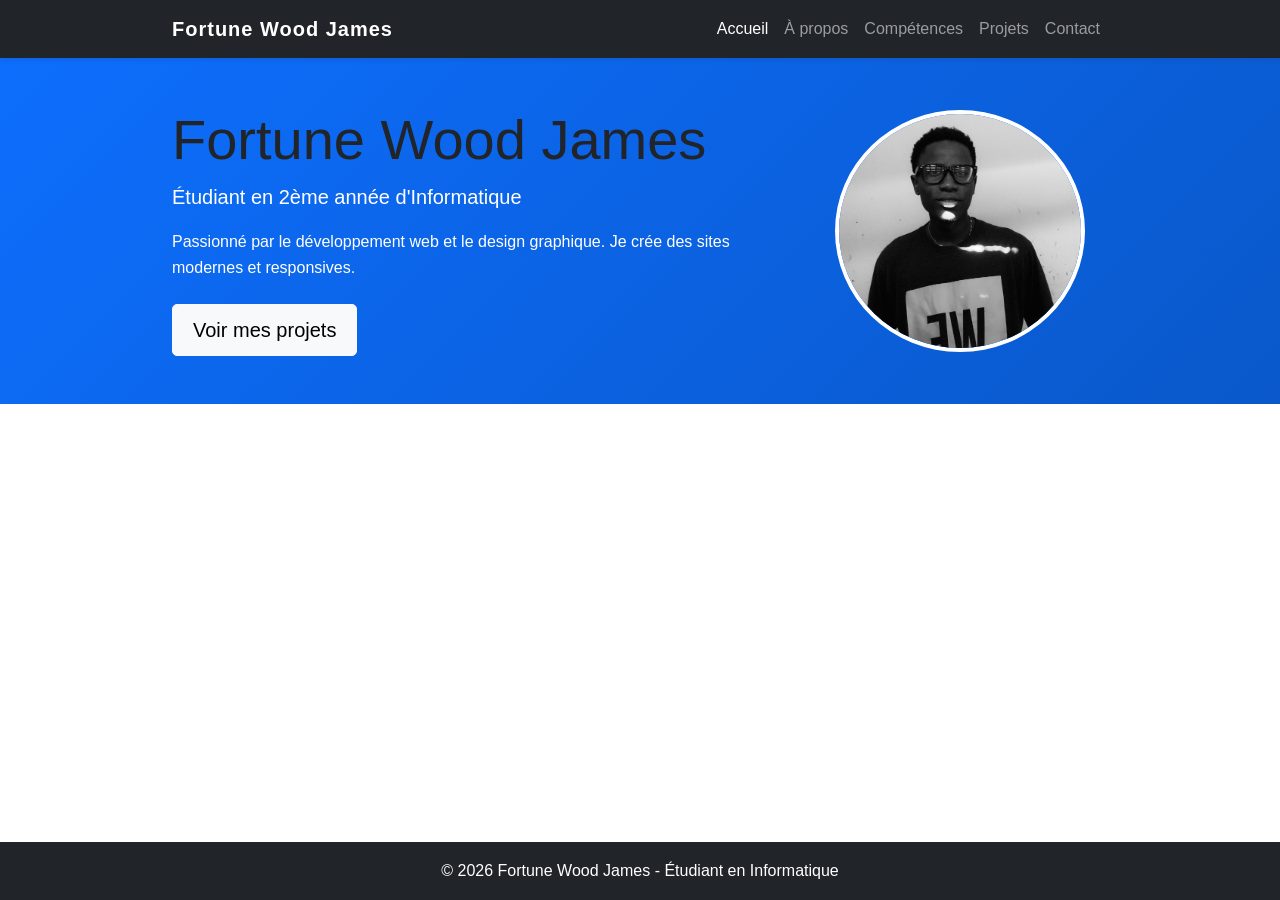
<file: Solo/index.html>
<!DOCTYPE html>
<html lang="fr">
<head>
    <meta charset="UTF-8">
    <meta name="viewport" content="width=device-width, initial-scale=1.0">
    <title>Fortune Wood James - Portfolio</title>
    
    <link href="https://cdn.jsdelivr.net/npm/bootstrap@5.3.0/dist/css/bootstrap.min.css" rel="stylesheet">
    
    <link rel="stylesheet" href="https://cdn.jsdelivr.net/npm/bootstrap-icons@1.11.0/font/bootstrap-icons.css">
   
    <link rel="stylesheet" href="css/style.css">
</head>
<body>

   
    <nav class="navbar navbar-expand-lg navbar-dark bg-dark">
        <div class="container">
            <a class="navbar-brand" href="index.html">Fortune Wood James</a>
            <button class="navbar-toggler" type="button" data-bs-toggle="collapse" data-bs-target="#navbarNav">
                <span class="navbar-toggler-icon"></span>
            </button>
            <div class="collapse navbar-collapse" id="navbarNav">
                <ul class="navbar-nav ms-auto">
                    <li class="nav-item">
                        <a class="nav-link active" href="index.html">Accueil</a>
                    </li>
                    <li class="nav-item">
                        <a class="nav-link" href="about.html">À propos</a>
                    </li>
                    <li class="nav-item">
                        <a class="nav-link" href="competences.html">Compétences</a>
                    </li>
                    <li class="nav-item">
                        <a class="nav-link" href="projets.html">Projets</a>
                    </li>
                    <li class="nav-item">
                        <a class="nav-link" href="contact.html">Contact</a>
                    </li>
                </ul>
            </div>
        </div>
    </nav>

     
    <header class="bg-primary text-white py-5">
        <div class="container">
            <div class="row align-items-center">
                <div class="col-md-8">
                    <h1 class="display-4">Fortune Wood James</h1>
                    <p class="lead">Étudiant en 2ème année d'Informatique</p>
                    <p class="mb-4">Passionné par le développement web et le design graphique. Je crée des sites modernes et responsives.</p>
                    <a href="projets.html" class="btn btn-light btn-lg">Voir mes projets</a>
                </div>
                <div class="col-md-4 text-center">
                    <img src="PROFILE.jpeg" alt="Photo de Fortune James" class="img-fluid rounded-circle border border-4 border-white" width="250">
                </div>
            </div>
        </div>
    </header>

     
    <footer class="bg-dark text-white text-center py-3">
        <p class="mb-0">© 2026 Fortune Wood James - Étudiant en Informatique</p>
    </footer>

    <script src="https://cdn.jsdelivr.net/npm/bootstrap@5.3.0/dist/js/bootstrap.bundle.min.js"></script>
</body>
</html>
</file>
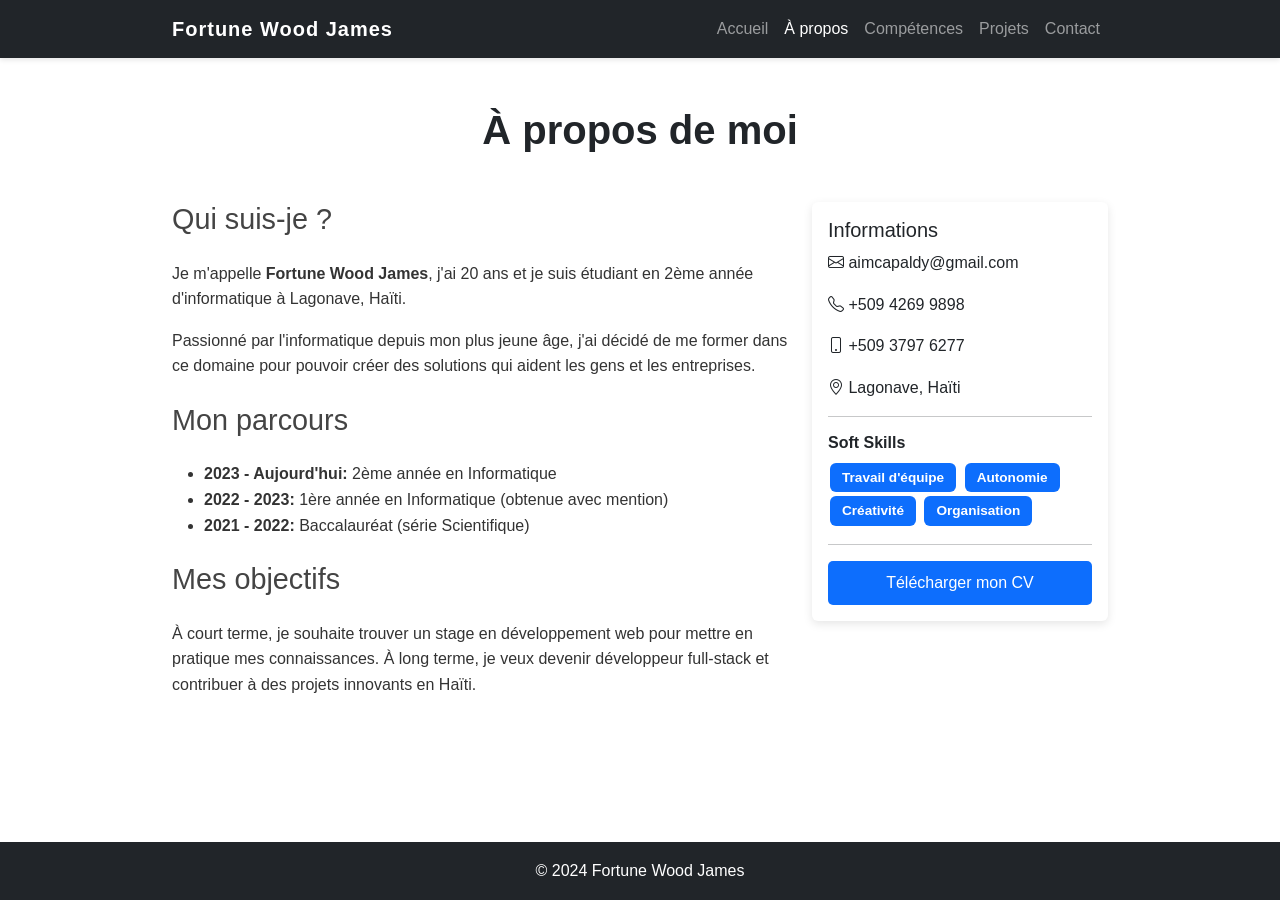
<file: Solo/about.html>
<!DOCTYPE html>
<html lang="fr">
<head>
    <meta charset="UTF-8">
    <meta name="viewport" content="width=device-width, initial-scale=1.0">
    <title>À propos - Fortune Wood James</title>
    
    <link href="https://cdn.jsdelivr.net/npm/bootstrap@5.3.0/dist/css/bootstrap.min.css" rel="stylesheet">
    <link rel="stylesheet" href="https://cdn.jsdelivr.net/npm/bootstrap-icons@1.11.0/font/bootstrap-icons.css">
    <link rel="stylesheet" href="css/style.css">
</head>
<body>

    <nav class="navbar navbar-expand-lg navbar-dark bg-dark">
        <div class="container">
            <a class="navbar-brand" href="index.html">Fortune Wood James</a>
            <button class="navbar-toggler" type="button" data-bs-toggle="collapse" data-bs-target="#navbarNav">
                <span class="navbar-toggler-icon"></span>
            </button>
            <div class="collapse navbar-collapse" id="navbarNav">
                <ul class="navbar-nav ms-auto">
                    <li class="nav-item">
                        <a class="nav-link" href="index.html">Accueil</a>
                    </li>
                    <li class="nav-item">
                        <a class="nav-link active" href="about.html">À propos</a>
                    </li>
                    <li class="nav-item">
                        <a class="nav-link" href="competences.html">Compétences</a>
                    </li>
                    <li class="nav-item">
                        <a class="nav-link" href="projets.html">Projets</a>
                    </li>
                    <li class="nav-item">
                        <a class="nav-link" href="contact.html">Contact</a>
                    </li>
                </ul>
            </div>
        </div>
    </nav>

    <main class="container my-5">
        <h1 class="text-center mb-5">À propos de moi</h1>
        
        <div class="row">
            <div class="col-md-8">
                <section class="mb-4">
                    <h2>Qui suis-je ?</h2>
                    <p>Je m'appelle <strong>Fortune Wood James</strong>, j'ai 20 ans et je suis étudiant en 2ème année d'informatique à Lagonave, Haïti.</p>
                    <p>Passionné par l'informatique depuis mon plus jeune âge, j'ai décidé de me former dans ce domaine pour pouvoir créer des solutions qui aident les gens et les entreprises.</p>
                </section>
                
                <section class="mb-4">
                    <h2>Mon parcours</h2>
                    <ul>
                        <li><strong>2023 - Aujourd'hui:</strong> 2ème année en Informatique</li>
                        <li><strong>2022 - 2023:</strong> 1ère année en Informatique (obtenue avec mention)</li>
                        <li><strong>2021 - 2022:</strong> Baccalauréat (série Scientifique)</li>
                    </ul>
                </section>
                
                <section class="mb-4">
                    <h2>Mes objectifs</h2>
                    <p>À court terme, je souhaite trouver un stage en développement web pour mettre en pratique mes connaissances. À long terme, je veux devenir développeur full-stack et contribuer à des projets innovants en Haïti.</p>
                </section>
            </div>
            
            <div class="col-md-4">
                <div class="card">
                    <div class="card-body">
                        <h5 class="card-title">Informations</h5>
                        <p><i class="bi bi-envelope"></i> aimcapaldy@gmail.com</p>
                        <p><i class="bi bi-telephone"></i> +509 4269 9898</p>
                        <p><i class="bi bi-phone"></i> +509 3797 6277</p>
                        <p><i class="bi bi-geo-alt"></i> Lagonave, Haïti</p>
                        <hr>
                        <h6 class="fw-bold">Soft Skills</h6>
                        <span class="badge bg-primary">Travail d'équipe</span>
                        <span class="badge bg-primary">Autonomie</span>
                        <span class="badge bg-primary">Créativité</span>
                        <span class="badge bg-primary">Organisation</span>
                        <hr>
                        <a href="#" class="btn btn-primary w-100">Télécharger mon CV</a>
                    </div>
                </div>
            </div>
        </div>
    </main>

    <footer class="bg-dark text-white text-center py-3">
        <p class="mb-0">© 2024 Fortune Wood James</p>
    </footer>

    <script src="https://cdn.jsdelivr.net/npm/bootstrap@5.3.0/dist/js/bootstrap.bundle.min.js"></script>
</body>
</html>
</file>
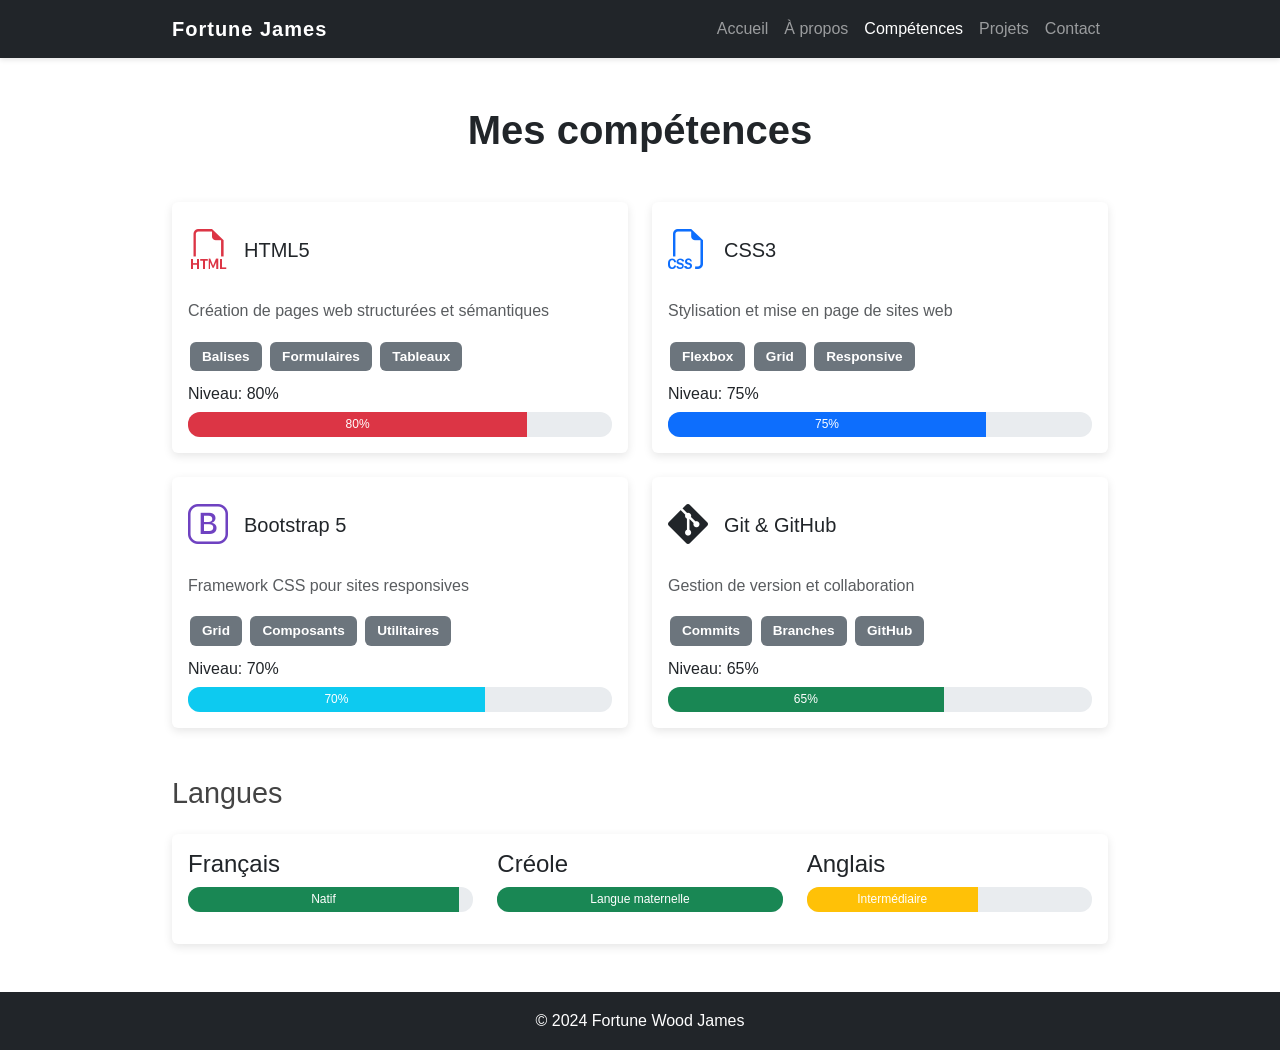
<file: Solo/competences.html>
<!DOCTYPE html>
<html lang="fr">
<head>
    <meta charset="UTF-8">
    <meta name="viewport" content="width=device-width, initial-scale=1.0">
    <title>Compétences - Fortune James</title>
    
    <link href="https://cdn.jsdelivr.net/npm/bootstrap@5.3.0/dist/css/bootstrap.min.css" rel="stylesheet">
    <link rel="stylesheet" href="https://cdn.jsdelivr.net/npm/bootstrap-icons@1.11.0/font/bootstrap-icons.css">
    <link rel="stylesheet" href="css/style.css">
</head>
<body>

    <nav class="navbar navbar-expand-lg navbar-dark bg-dark">
        <div class="container">
            <a class="navbar-brand" href="index.html">Fortune James</a>
            <button class="navbar-toggler" type="button" data-bs-toggle="collapse" data-bs-target="#navbarNav">
                <span class="navbar-toggler-icon"></span>
            </button>
            <div class="collapse navbar-collapse" id="navbarNav">
                <ul class="navbar-nav ms-auto">
                    <li class="nav-item">
                        <a class="nav-link" href="index.html">Accueil</a>
                    </li>
                    <li class="nav-item">
                        <a class="nav-link" href="about.html">À propos</a>
                    </li>
                    <li class="nav-item">
                        <a class="nav-link active" href="competences.html">Compétences</a>
                    </li>
                    <li class="nav-item">
                        <a class="nav-link" href="projets.html">Projets</a>
                    </li>
                    <li class="nav-item">
                        <a class="nav-link" href="contact.html">Contact</a>
                    </li>
                </ul>
            </div>
        </div>
    </nav>

    <main class="container my-5">
        <h1 class="text-center mb-5">Mes compétences</h1>
        
        <div class="row g-4">
            
            <div class="col-md-6">
                <div class="card h-100">
                    <div class="card-body">
                        <div class="d-flex align-items-center mb-3">
                            <i class="bi bi-filetype-html fs-1 text-danger me-3"></i>
                            <h3 class="h5 mb-0">HTML5</h3>
                        </div>
                        <p class="text-muted">Création de pages web structurées et sémantiques</p>
                        <div class="mb-2">
                            <span class="badge bg-secondary">Balises</span>
                            <span class="badge bg-secondary">Formulaires</span>
                            <span class="badge bg-secondary">Tableaux</span>
                        </div>
                        <label>Niveau: 80%</label>
                        <div class="progress">
                            <div class="progress-bar bg-danger" style="width:80%">80%</div>
                        </div>
                    </div>
                </div>
            </div>
            
            
            <div class="col-md-6">
                <div class="card h-100">
                    <div class="card-body">
                        <div class="d-flex align-items-center mb-3">
                            <i class="bi bi-filetype-css fs-1 text-primary me-3"></i>
                            <h3 class="h5 mb-0">CSS3</h3>
                        </div>
                        <p class="text-muted">Stylisation et mise en page de sites web</p>
                        <div class="mb-2">
                            <span class="badge bg-secondary">Flexbox</span>
                            <span class="badge bg-secondary">Grid</span>
                            <span class="badge bg-secondary">Responsive</span>
                        </div>
                        <label>Niveau: 75%</label>
                        <div class="progress">
                            <div class="progress-bar bg-primary" style="width:75%">75%</div>
                        </div>
                    </div>
                </div>
            </div>
            
            
            <div class="col-md-6">
                <div class="card h-100">
                    <div class="card-body">
                        <div class="d-flex align-items-center mb-3">
                            <i class="bi bi-bootstrap fs-1 text-purple me-3"></i>
                            <h3 class="h5 mb-0">Bootstrap 5</h3>
                        </div>
                        <p class="text-muted">Framework CSS pour sites responsives</p>
                        <div class="mb-2">
                            <span class="badge bg-secondary">Grid</span>
                            <span class="badge bg-secondary">Composants</span>
                            <span class="badge bg-secondary">Utilitaires</span>
                        </div>
                        <label>Niveau: 70%</label>
                        <div class="progress">
                            <div class="progress-bar bg-info" style="width:70%">70%</div>
                        </div>
                    </div>
                </div>
            </div>
            
           
            <div class="col-md-6">
                <div class="card h-100">
                    <div class="card-body">
                        <div class="d-flex align-items-center mb-3">
                            <i class="bi bi-git fs-1 text-dark me-3"></i>
                            <h3 class="h5 mb-0">Git & GitHub</h3>
                        </div>
                        <p class="text-muted">Gestion de version et collaboration</p>
                        <div class="mb-2">
                            <span class="badge bg-secondary">Commits</span>
                            <span class="badge bg-secondary">Branches</span>
                            <span class="badge bg-secondary">GitHub</span>
                        </div>
                        <label>Niveau: 65%</label>
                        <div class="progress">
                            <div class="progress-bar bg-success" style="width:65%">65%</div>
                        </div>
                    </div>
                </div>
            </div>
        </div>
        
        <div class="row mt-5">
            <div class="col-12">
                <h2 class="mb-4">Langues</h2>
                <div class="card">
                    <div class="card-body">
                        <div class="row">
                            <div class="col-md-4 mb-3">
                                <h4>Français</h4>
                                <div class="progress">
                                    <div class="progress-bar bg-success" style="width:95%">Natif</div>
                                </div>
                            </div>
                            <div class="col-md-4 mb-3">
                                <h4>Créole</h4>
                                <div class="progress">
                                    <div class="progress-bar bg-success" style="width:100%">Langue maternelle</div>
                                </div>
                            </div>
                            <div class="col-md-4 mb-3">
                                <h4>Anglais</h4>
                                <div class="progress">
                                    <div class="progress-bar bg-warning" style="width:60%">Intermédiaire</div>
                                </div>
                            </div>
                        </div>
                    </div>
                </div>
            </div>
        </div>
    </main>

    <footer class="bg-dark text-white text-center py-3">
        <p class="mb-0">© 2024 Fortune Wood James</p>
    </footer>

    <script src="https://cdn.jsdelivr.net/npm/bootstrap@5.3.0/dist/js/bootstrap.bundle.min.js"></script>
</body>
</html>
</file>
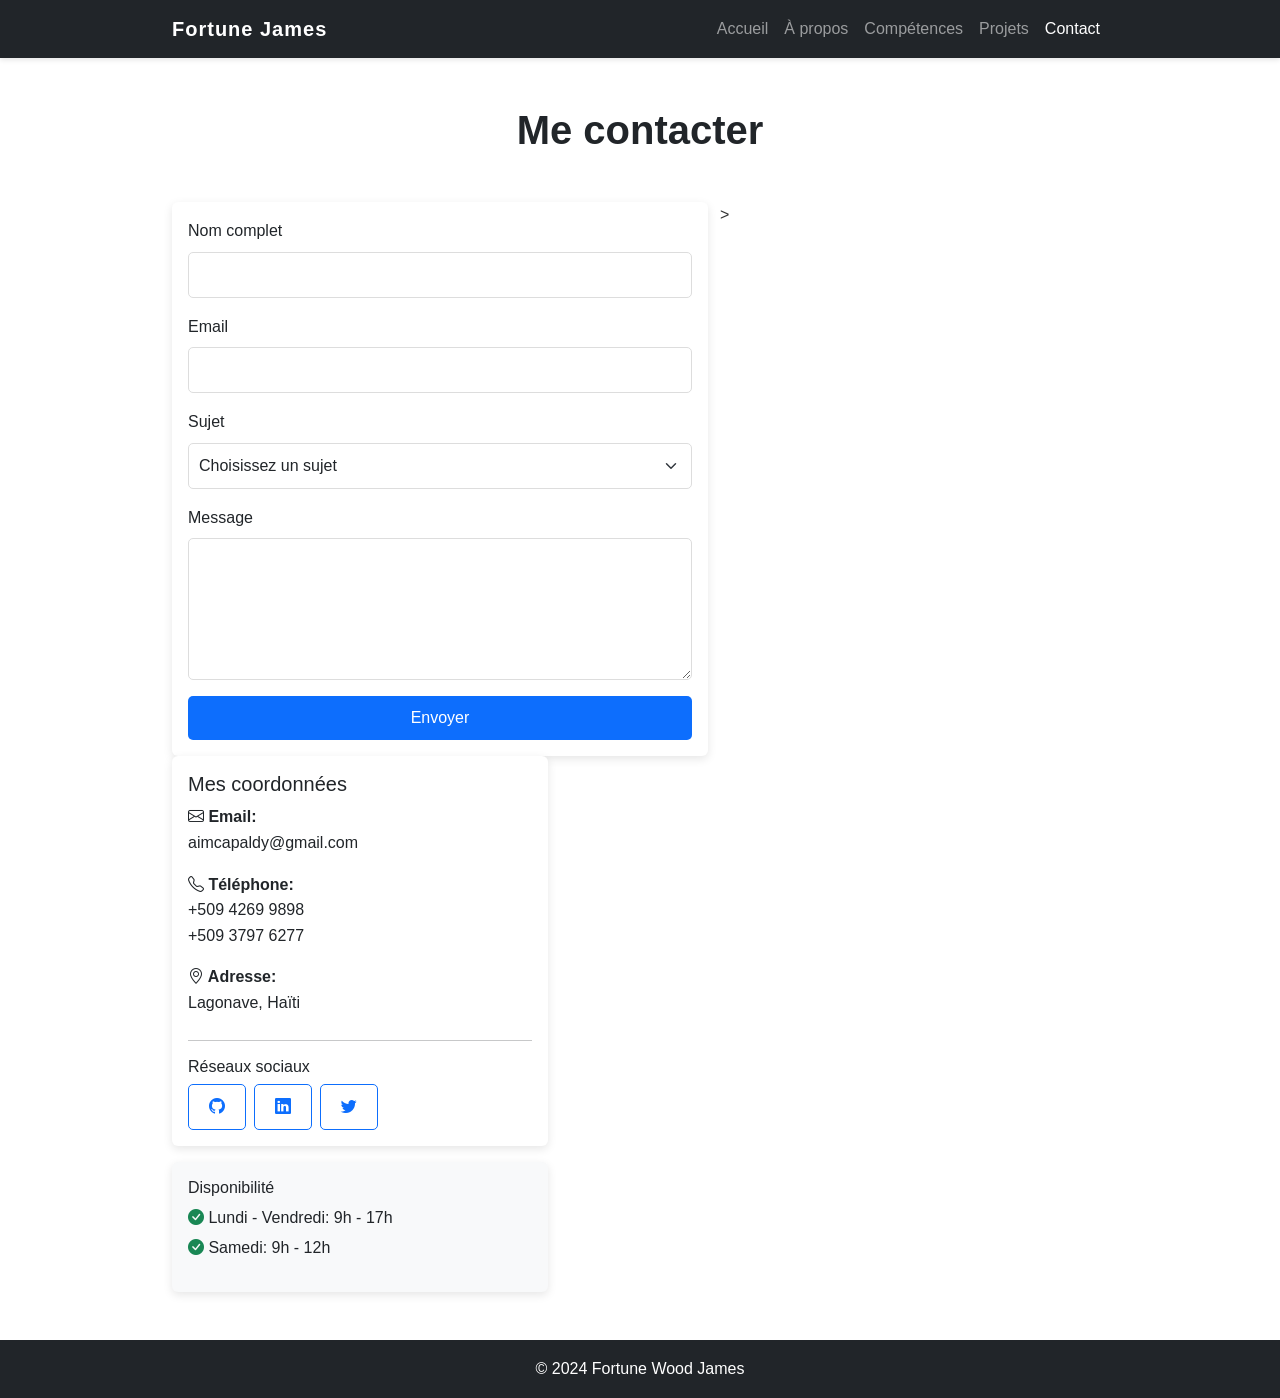
<file: Solo/contact.html>
<!DOCTYPE html>
<html lang="fr">
<head>
    <meta charset="UTF-8">
    <meta name="viewport" content="width=device-width, initial-scale=1.0">
    <title>Contact - Fortune James</title>
    
    <link href="https://cdn.jsdelivr.net/npm/bootstrap@5.3.0/dist/css/bootstrap.min.css" rel="stylesheet">
    <link rel="stylesheet" href="https://cdn.jsdelivr.net/npm/bootstrap-icons@1.11.0/font/bootstrap-icons.css">
    <link rel="stylesheet" href="css/style.css">
</head>
<body>

    <nav class="navbar navbar-expand-lg navbar-dark bg-dark">
        <div class="container">
            <a class="navbar-brand" href="index.html">Fortune James</a>
            <button class="navbar-toggler" type="button" data-bs-toggle="collapse" data-bs-target="#navbarNav">
                <span class="navbar-toggler-icon"></span>
            </button>
            <div class="collapse navbar-collapse" id="navbarNav">
                <ul class="navbar-nav ms-auto">
                    <li class="nav-item">
                        <a class="nav-link" href="index.html">Accueil</a>
                    </li>
                    <li class="nav-item">
                        <a class="nav-link" href="about.html">À propos</a>
                    </li>
                    <li class="nav-item">
                        <a class="nav-link" href="competences.html">Compétences</a>
                    </li>
                    <li class="nav-item">
                        <a class="nav-link" href="projets.html">Projets</a>
                    </li>
                    <li class="nav-item">
                        <a class="nav-link active" href="contact.html">Contact</a>
                    </li>
                </ul>
            </div>
        </div>
    </nav>

    <main class="container my-5">
        <h1 class="text-center mb-5">Me contacter</h1>
        
        <div class="row">
            
            <div class="col-md-7">
                <div class="card">
                    <div class="card-body">
                        <form>
                            <div class="mb-3">
                                <label for="nom" class="form-label">Nom complet</label>
                                <input type="text" class="form-control" id="nom" required>
                            </div>
                            
                            <div class="mb-3">
                                <label for="email" class="form-label">Email</label>
                                <input type="email" class="form-control" id="email" required>
                            </div>
                            
                            <div class="mb-3">
                                <label for="sujet" class="form-label">Sujet</label>
                                <select class="form-select" id="sujet" required>
                                    <option value="">Choisissez un sujet</option>
                                    <option value="web">Développement web</option>
                                    <option value="design">Design graphique</option>
                                    <option value="stage">Demande de stage</option>
                                    <option value="autre">Autre</option>
                                </select>
                            </div>
                            
                            <div class="mb-3">
                                <label for="message" class="form-label">Message</label>
                                <textarea class="form-control" id="message" rows="5" required></textarea>
                            </div>
                            
                            <button type="submit" class="btn btn-primary w-100">Envoyer</button>
                        </form>
                    </div>
                </div>
            </div>
            
            >
            <div class="col-md-5">
                <div class="card">
                    <div class="card-body">
                        <h5 class="card-title">Mes coordonnées</h5>
                        
                        <div class="mb-4">
                            <p><strong><i class="bi bi-envelope"></i> Email:</strong><br> aimcapaldy@gmail.com</p>
                            <p><strong><i class="bi bi-telephone"></i> Téléphone:</strong><br> +509 4269 9898<br> +509 3797 6277</p>
                            <p><strong><i class="bi bi-geo-alt"></i> Adresse:</strong><br> Lagonave, Haïti</p>
                        </div>
                        
                        <hr>
                        
                        <h6>Réseaux sociaux</h6>
                        <div class="d-flex gap-2">
                            <a href="#" class="btn btn-outline-primary"><i class="bi bi-github"></i></a>
                            <a href="#" class="btn btn-outline-primary"><i class="bi bi-linkedin"></i></a>
                            <a href="#" class="btn btn-outline-primary"><i class="bi bi-twitter"></i></a>
                        </div>
                    </div>
                </div>
                
                 
                <div class="card mt-3 bg-light">
                    <div class="card-body">
                        <h6>Disponibilité</h6>
                        <p class="mb-1"><i class="bi bi-check-circle-fill text-success"></i> Lundi - Vendredi: 9h - 17h</p>
                        <p><i class="bi bi-check-circle-fill text-success"></i> Samedi: 9h - 12h</p>
                    </div>
                </div>
            </div>
        </div>
    </main>

    <footer class="bg-dark text-white text-center py-3">
        <p class="mb-0">© 2024 Fortune Wood James</p>
    </footer>

    <script src="https://cdn.jsdelivr.net/npm/bootstrap@5.3.0/dist/js/bootstrap.bundle.min.js"></script>
</body>
</html>
</file>
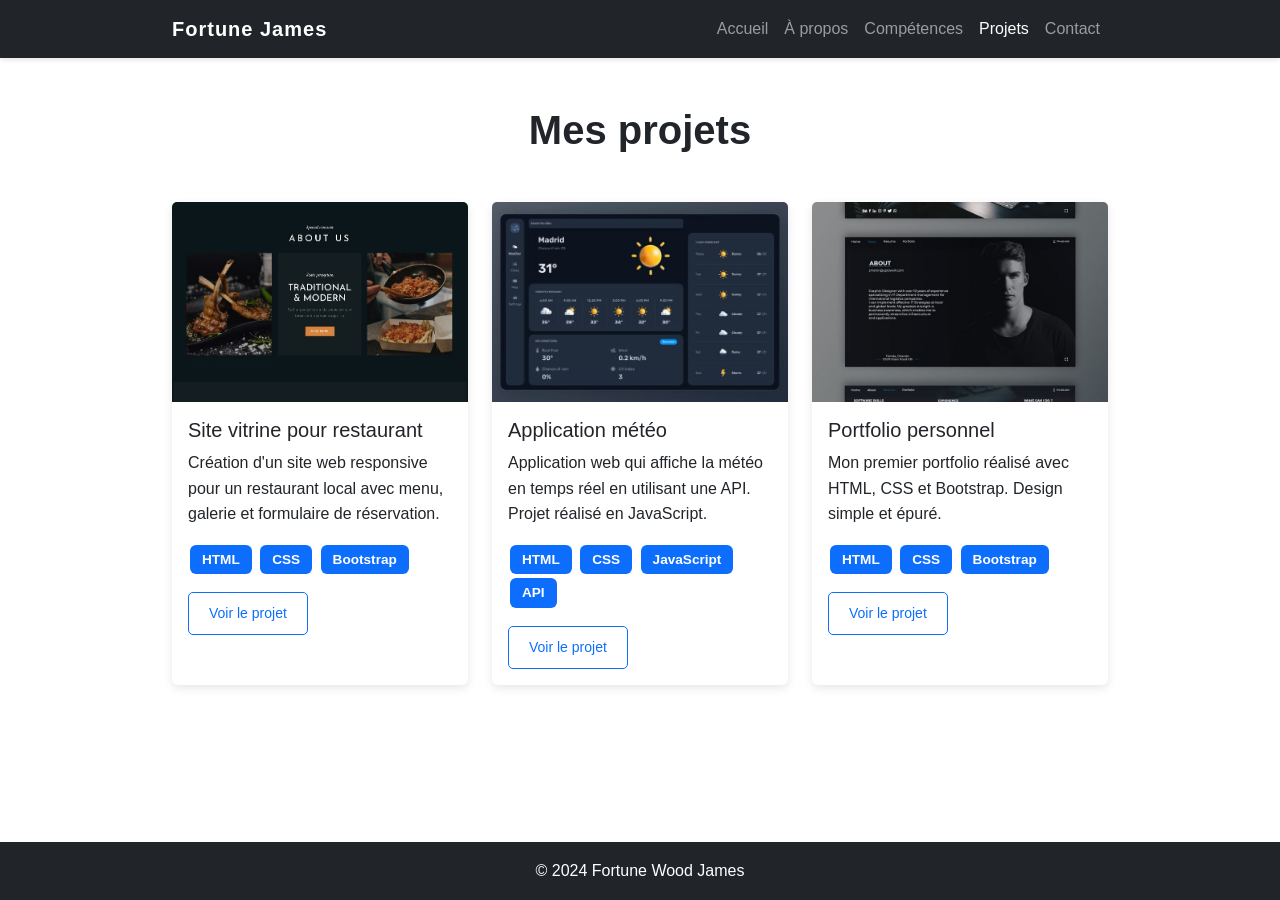
<file: Solo/projets.html>
<!DOCTYPE html>
<html lang="fr">
<head>
    <meta charset="UTF-8">
    <meta name="viewport" content="width=device-width, initial-scale=1.0">
    <title>Projets - Fortune James</title>
    
    <link href="https://cdn.jsdelivr.net/npm/bootstrap@5.3.0/dist/css/bootstrap.min.css" rel="stylesheet">
    <link rel="stylesheet" href="https://cdn.jsdelivr.net/npm/bootstrap-icons@1.11.0/font/bootstrap-icons.css">
    <link rel="stylesheet" href="css/style.css">
</head>
<body>

    <nav class="navbar navbar-expand-lg navbar-dark bg-dark">
        <div class="container">
            <a class="navbar-brand" href="index.html">Fortune James</a>
            <button class="navbar-toggler" type="button" data-bs-toggle="collapse" data-bs-target="#navbarNav">
                <span class="navbar-toggler-icon"></span>
            </button>
            <div class="collapse navbar-collapse" id="navbarNav">
                <ul class="navbar-nav ms-auto">
                    <li class="nav-item">
                        <a class="nav-link" href="index.html">Accueil</a>
                    </li>
                    <li class="nav-item">
                        <a class="nav-link" href="about.html">À propos</a>
                    </li>
                    <li class="nav-item">
                        <a class="nav-link" href="competences.html">Compétences</a> 
                    </li>
                    <li class="nav-item">
                        <a class="nav-link active" href="projets.html">Projets</a>
                    </li>
                    <li class="nav-item">
                        <a class="nav-link" href="contact.html">Contact</a>
                    </li>
                </ul>
            </div>
        </div>
    </nav>

    <main class="container my-5">
        <h1 class="text-center mb-5">Mes projets</h1>
        
        <div class="row g-4">
         
            <div class="col-md-4">
                <div class="card h-100">
                    <img src="Best Cafe and Restaurant WordPress Themes _ EntheosWeb.jpg" class="card-img-top" alt="Site vitrine">
                    <div class="card-body">
                        <h5 class="card-title">Site vitrine pour restaurant</h5>
                        <p class="card-text">Création d'un site web responsive pour un restaurant local avec menu, galerie et formulaire de réservation.</p>
                        <div class="mb-3">
                            <span class="badge bg-primary">HTML</span>
                            <span class="badge bg-primary">CSS</span>
                            <span class="badge bg-primary">Bootstrap</span>
                        </div>
                        <a href="#" class="btn btn-outline-primary btn-sm">Voir le projet</a>
                    </div>
                </div>
            </div>
            
             
            <div class="col-md-4">
                <div class="card h-100">
                    <img src="Weather Web App Design Template _ Weather Web UI Design _ Uizard.jpg" class="card-img-top" alt="Application météo">
                    <div class="card-body">
                        <h5 class="card-title">Application météo</h5>
                        <p class="card-text">Application web qui affiche la météo en temps réel en utilisant une API. Projet réalisé en JavaScript.</p>
                        <div class="mb-3">
                            <span class="badge bg-primary">HTML</span>
                            <span class="badge bg-primary">CSS</span>
                            <span class="badge bg-primary">JavaScript</span>
                            <span class="badge bg-primary">API</span>
                        </div>
                        <a href="#" class="btn btn-outline-primary btn-sm">Voir le projet</a>
                    </div>
                </div>
            </div>
            
           
            <div class="col-md-4">
                <div class="card h-100">
                    <img src="portfolio.jpg" class="card-img-top" alt="Portfolio">
                    <div class="card-body">
                        <h5 class="card-title">Portfolio personnel</h5>
                        <p class="card-text">Mon premier portfolio réalisé avec HTML, CSS et Bootstrap. Design simple et épuré.</p>
                        <div class="mb-3">
                            <span class="badge bg-primary">HTML</span>
                            <span class="badge bg-primary">CSS</span>
                            <span class="badge bg-primary">Bootstrap</span>
                        </div>
                        <a href="#" class="btn btn-outline-primary btn-sm">Voir le projet</a>
                    </div>
                </div>
            </div>
        </div>
    </main>

    <footer class="bg-dark text-white text-center py-3">
        <p class="mb-0">© 2024 Fortune Wood James</p>
    </footer>

    <script src="https://cdn.jsdelivr.net/npm/bootstrap@5.3.0/dist/js/bootstrap.bundle.min.js"></script>
</body>
</html>
</file>
<file: Solo/css/style.css>
:root {
    --primary-color: #0d6efd;
    --dark-color: #212529;
    --light-color: #f8f9fa;
}

 
body {
    font-family: 'Segoe UI', Tahoma, Geneva, Verdana, sans-serif;
    line-height: 1.6;
    color: #333;
    min-height: 100vh;
    display: flex;
    flex-direction: column;
}

main {
    flex: 1;
}

h1 {
    color: var(--dark-color);
    font-weight: 600;
}

h2 {
    font-size: 1.8rem;
    margin-bottom: 1.5rem;
    color: #444;
}

 
.navbar {
    box-shadow: 0 2px 5px rgba(0,0,0,0.1);
}

.navbar-brand {
    font-weight: 700;
    letter-spacing: 1px;
}

 
.card {
    border: none;
    box-shadow: 0 3px 10px rgba(0,0,0,0.1);
    transition: transform 0.3s;
}

.card:hover {
    transform: translateY(-5px);
}

.card-img-top {
    height: 200px;
    object-fit: cover;
}

 
.progress {
    height: 25px;
    border-radius: 12px;
    margin-top: 5px;
}

.progress-bar {
    font-weight: 500;
    line-height: 25px;
}

 
.badge {
    font-size: 0.85rem;
    padding: 8px 12px;
    margin: 2px;
}
 
.btn {
    border-radius: 5px;
    padding: 10px 20px;
}

.btn-primary {
    background-color: var(--primary-color);
    border: none;
}

.btn-primary:hover {
    background-color: #0b5ed7;
}

 
footer {
    margin-top: auto;
}

 
header.bg-primary {
    background: linear-gradient(135deg, #0d6efd, #0a58ca) !important;
}

 
.form-control, .form-select {
    border-radius: 5px;
    border: 1px solid #ddd;
    padding: 10px;
}

.form-control:focus, .form-select:focus {
    border-color: var(--primary-color);
    box-shadow: 0 0 0 0.2rem rgba(13,110,253,0.25);
}
 

 
@media (max-width: 768px) {
    h1 {
        font-size: 2rem;
    }
    
    .display-4 {
        font-size: 2.2rem;
    }
    
    .container {
        padding-left: 20px;
        padding-right: 20px;
    }
    
    header .row {
        text-align: center;
    }
    
    header img {
        margin-top: 30px;
    }
    
    .card {
        margin-bottom: 20px;
    }
}

 
@media (min-width: 768px) and (max-width: 992px) {
    .card-img-top {
        height: 180px;
    }
}

 
@media (min-width: 992px) {
    .container {
        max-width: 960px;
    }
}

 
.text-purple {
    color: #6f42c1;
}

.bg-purple {
    background-color: #6f42c1;
}
</file>
